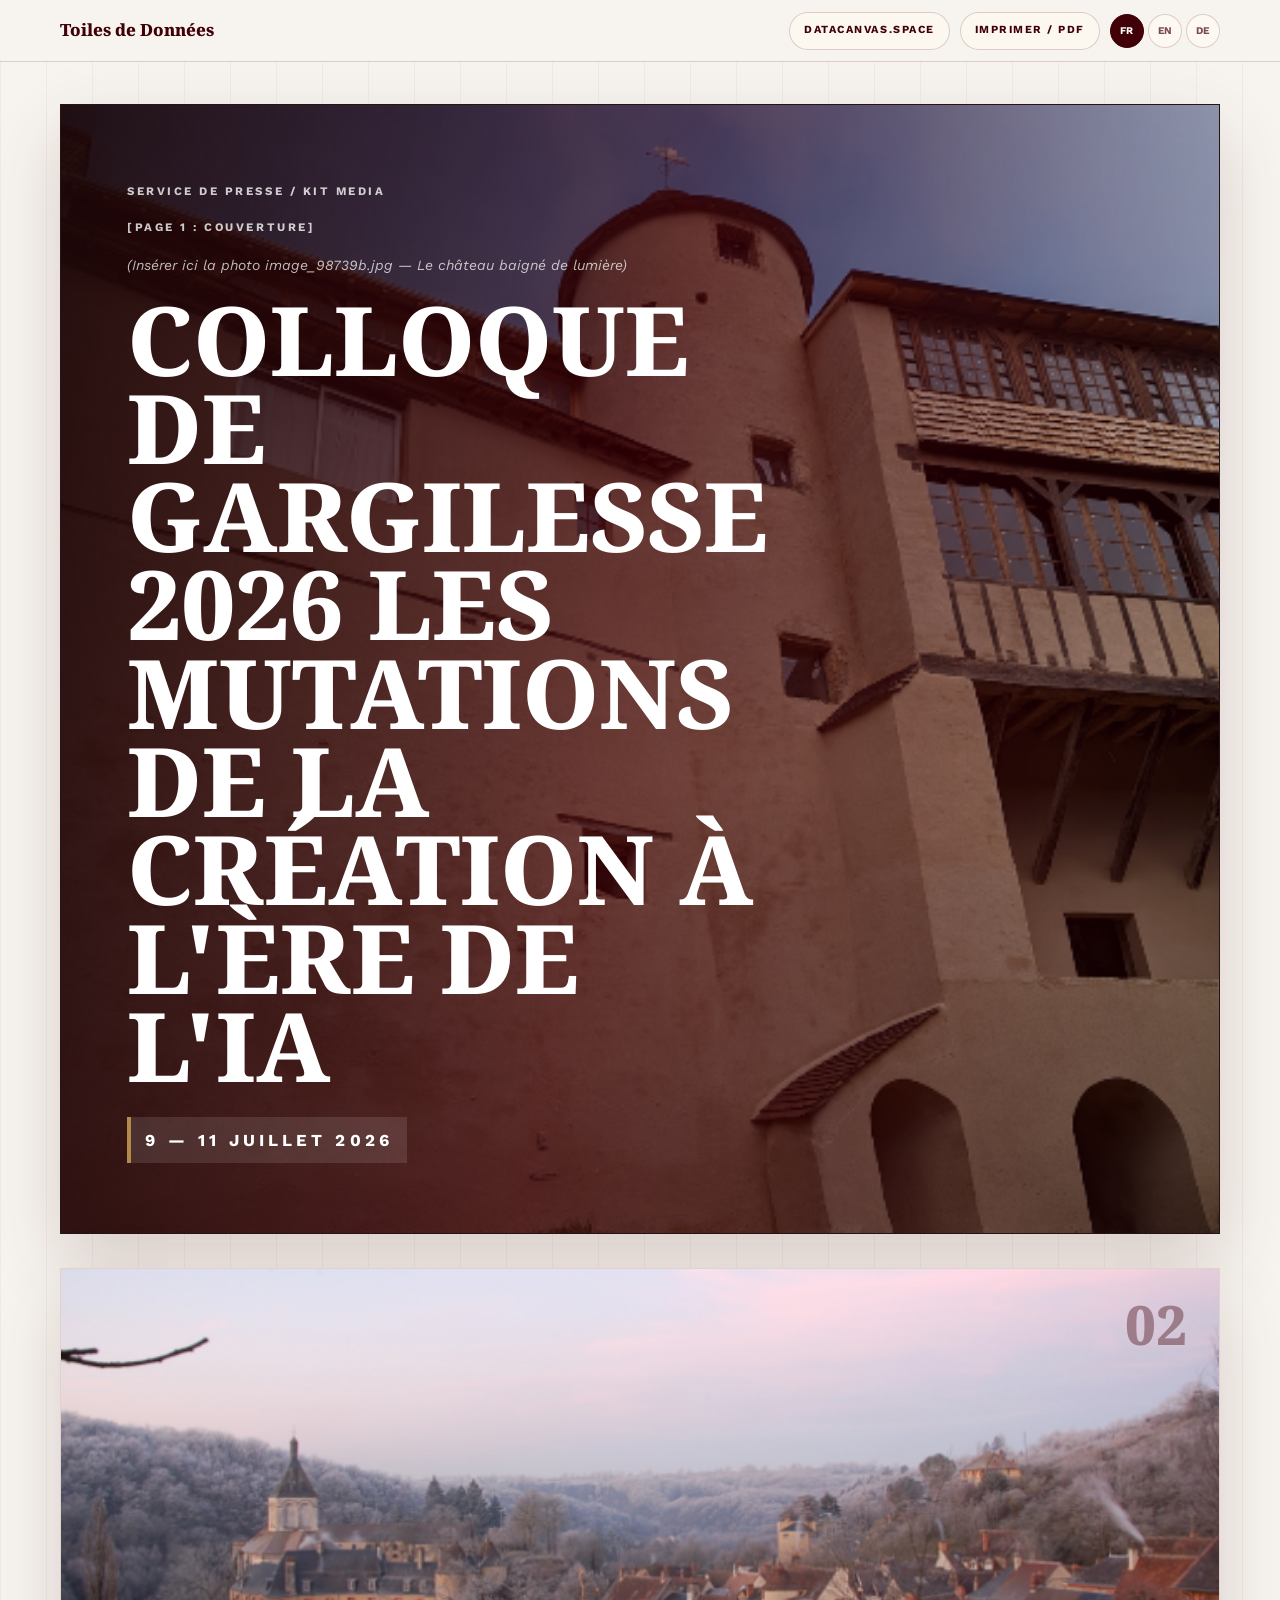
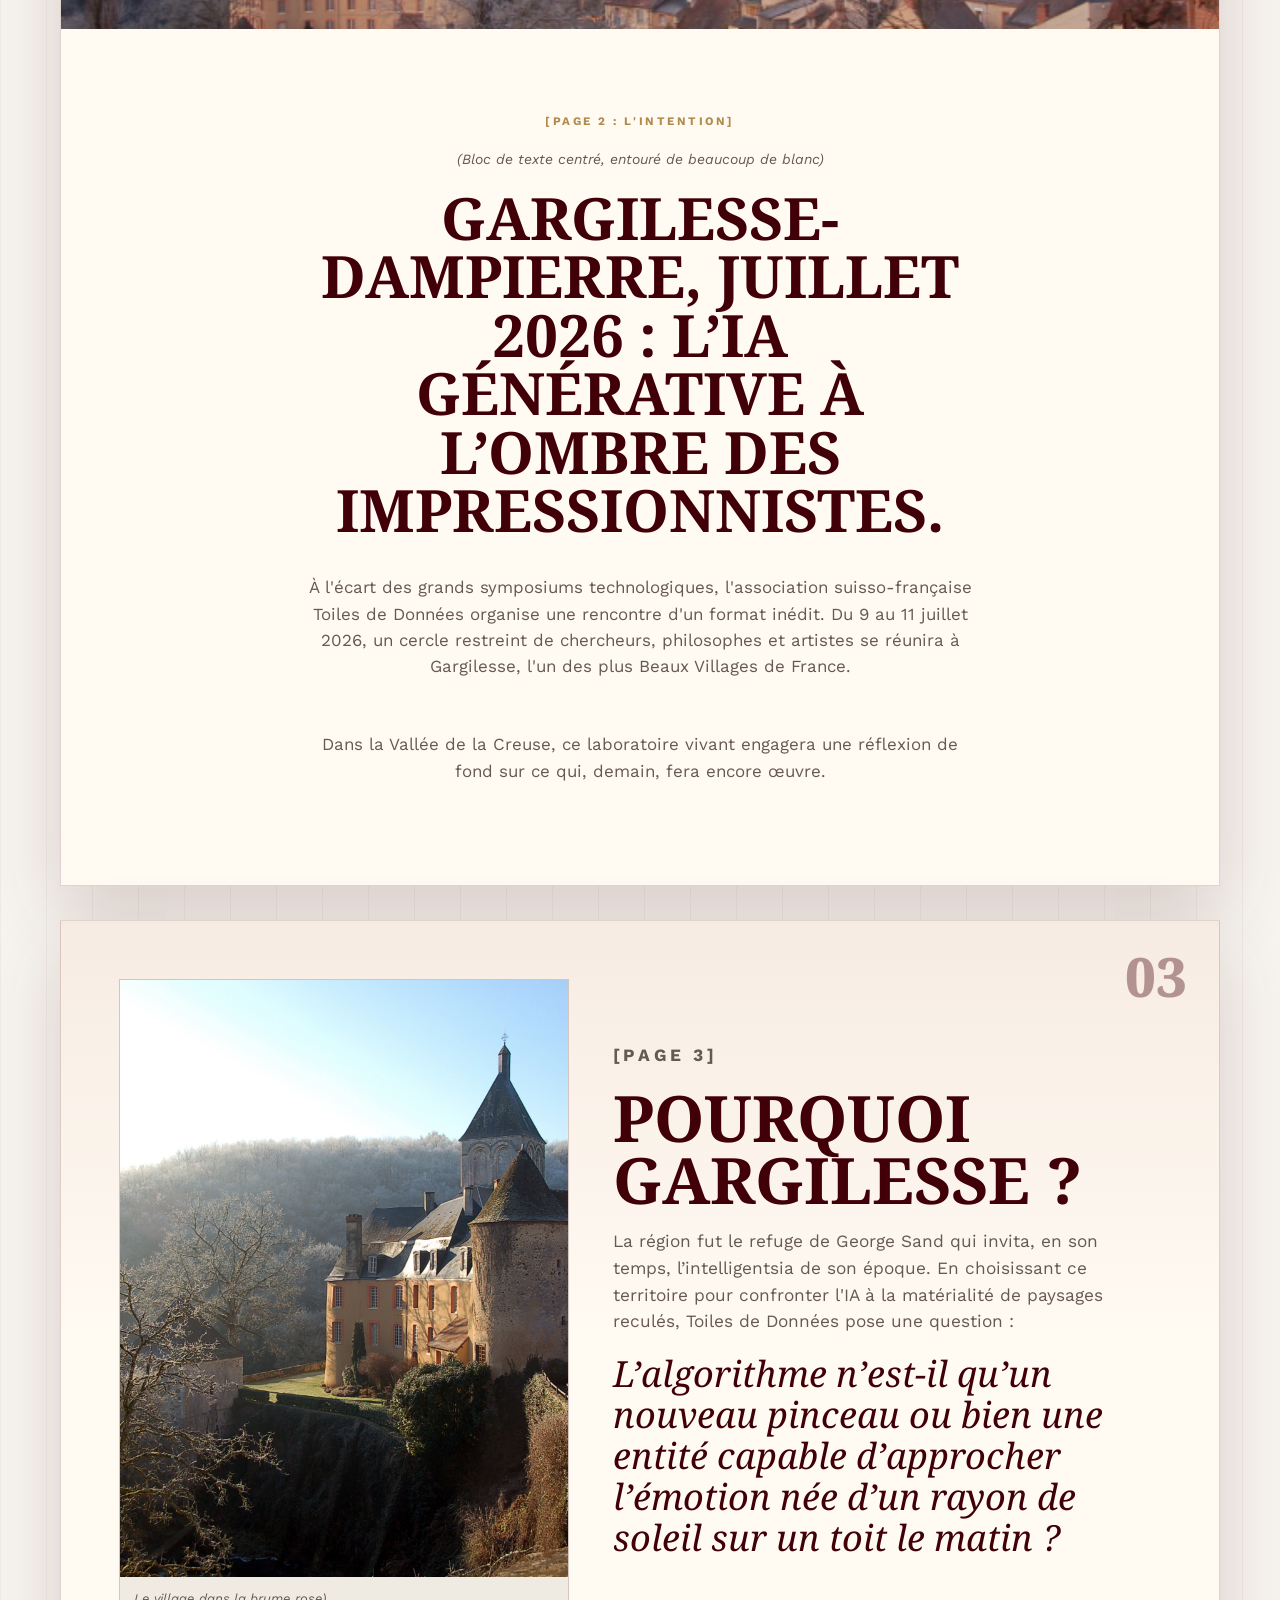
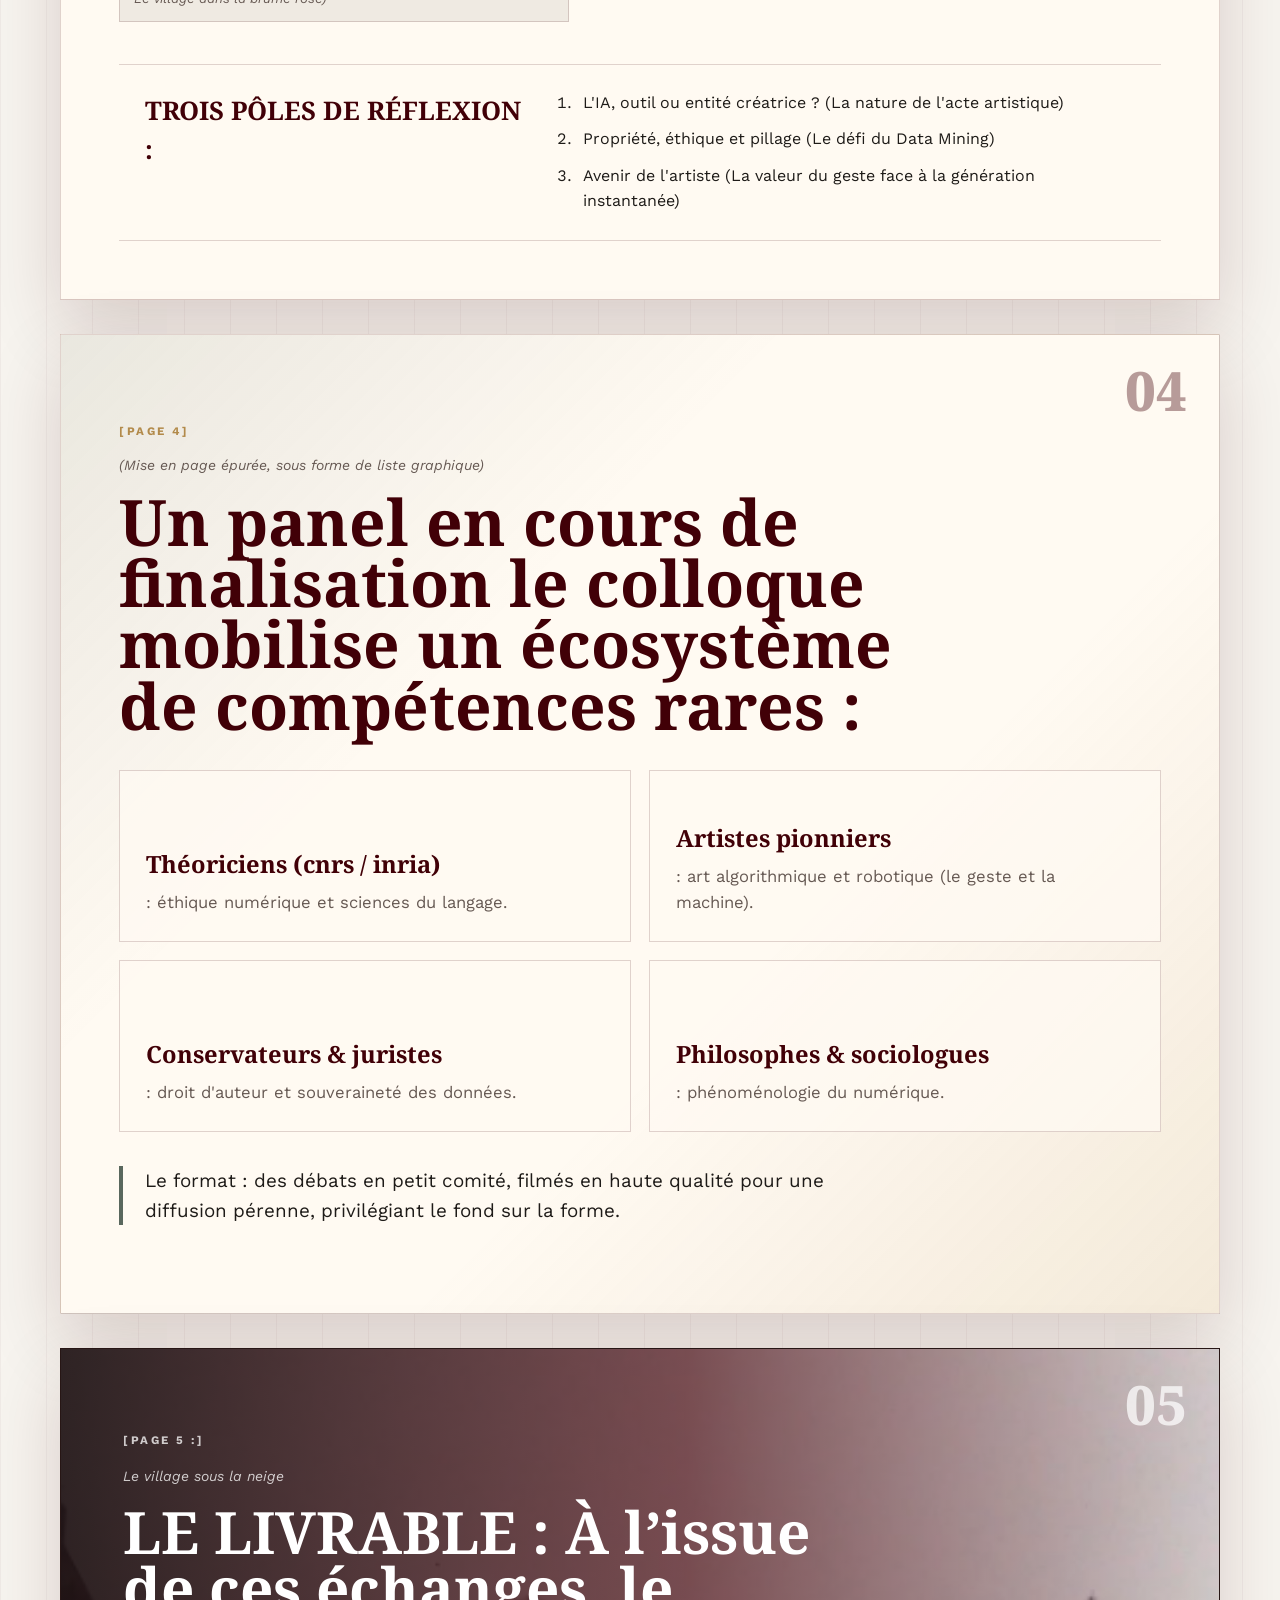
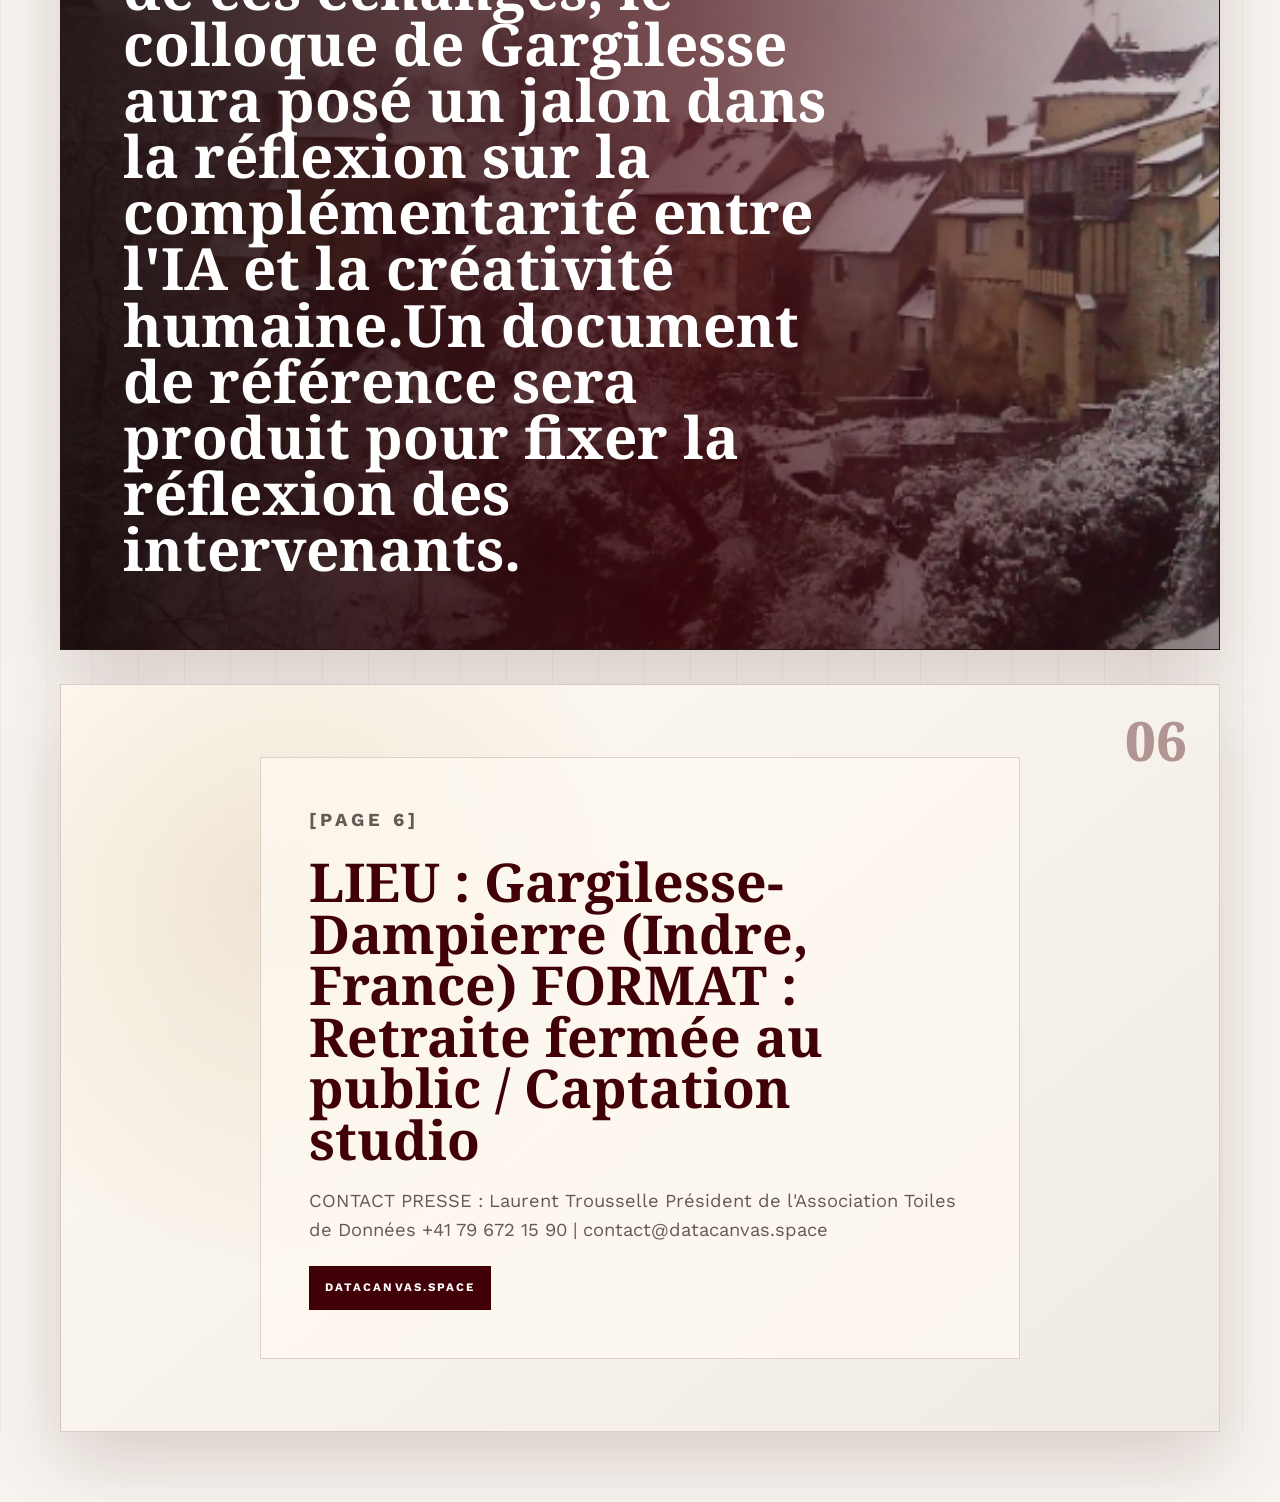
<file: communique-presse.html>
<!DOCTYPE html>
<html lang="fr">
<head>
  <meta charset="utf-8">
  <meta name="viewport" content="width=device-width, initial-scale=1.0">
  <meta name="theme-color" content="#410007">
  <title>Service de presse / Kit media - Toiles de Données</title>
  <link rel="preconnect" href="https://fonts.googleapis.com">
  <link rel="preconnect" href="https://fonts.gstatic.com" crossorigin>
  <link href="https://fonts.googleapis.com/css2?family=Noto+Serif:wght@400;600;700;800&family=Work+Sans:wght@300;400;500;600;700&display=swap" rel="stylesheet">
  <link rel="stylesheet" href="communique-presse.css">
  <link rel="stylesheet" href="assets/css/i18n.css">
</head>
<body>
  <header class="press-topbar">
    <a class="brand" href="index.html">Toiles de Données</a>
    <nav class="press-actions" aria-label="Actions du communiqué">
      <a href="index.html">datacanvas.space</a>
      <button type="button" onclick="window.print()">Imprimer / PDF</button>
      <div class="language-switcher" aria-label="Sélecteur de langue">
        <button type="button" data-set-lang="fr" aria-pressed="true">FR</button>
        <button type="button" data-set-lang="en" aria-pressed="false">EN</button>
        <button type="button" data-set-lang="de" aria-pressed="false">DE</button>
      </div>
    </nav>
  </header>

  <main class="press-book">
    <article class="press-page cover" aria-labelledby="cover-title">
      <img class="cover-image" src="assets/press/image1.png" alt="">
      <div class="cover-shade"></div>
      <div class="cover-content">
        <p class="document-label">SERVICE DE PRESSE / KIT MEDIA</p>
        <p class="page-marker">[PAGE 1 : COUVERTURE]</p>
        <p class="editorial-note">(Insérer ici la photo image_98739b.jpg — Le château baigné de lumière)</p>
        <h1 id="cover-title">COLLOQUE DE GARGILESSE 2026 LES MUTATIONS DE LA CRÉATION À L'ÈRE DE L'IA</h1>
        <p class="date-line">9 — 11 JUILLET 2026</p>
      </div>
    </article>

    <article class="press-page intention" aria-labelledby="intention-title">
      <div class="page-number">02</div>
      <figure class="image-band">
        <img src="assets/press/image2.png" alt="">
      </figure>
      <section class="centered-statement">
        <p class="page-marker">[PAGE 2 : L'INTENTION]</p>
        <p class="editorial-note">(Bloc de texte centré, entouré de beaucoup de blanc)</p>
        <h2 id="intention-title">GARGILESSE-DAMPIERRE, JUILLET 2026 : L’IA GÉNÉRATIVE À L’OMBRE DES IMPRESSIONNISTES.</h2>
        <p>À l'écart des grands symposiums technologiques, l'association suisso-française Toiles de Données organise une rencontre d'un format inédit. Du 9 au 11 juillet 2026, un cercle restreint de chercheurs, philosophes et artistes se réunira à Gargilesse, l'un des plus Beaux Villages de France.</p>
        <p>Dans la Vallée de la Creuse, ce laboratoire vivant engagera une réflexion de fond sur ce qui, demain, fera encore œuvre.</p>
      </section>
    </article>

    <article class="press-page gargilesse" aria-labelledby="why-title">
      <div class="page-number">03</div>
      <div class="split-layout">
        <figure class="portrait-figure">
          <img src="assets/press/image3.png" alt="">
          <figcaption>Le village dans la brume rose)</figcaption>
        </figure>
        <section class="argument">
          <p class="page-marker">[PAGE 3]</p>
          <h2 id="why-title">POURQUOI GARGILESSE ? </h2>
          <p>La région fut le refuge de George Sand qui invita, en son temps, l’intelligentsia de son époque. En choisissant ce territoire pour confronter l'IA à la matérialité de paysages reculés, Toiles de Données pose une question :</p>
          <p class="question">L’algorithme n’est-il qu’un nouveau pinceau ou bien une entité capable d’approcher l’émotion née d’un rayon de soleil sur un toit le matin ?</p>
        </section>
      </div>
      <section class="reflection">
        <h3>TROIS PÔLES DE RÉFLEXION :</h3>
        <ol>
          <li>L'IA, outil ou entité créatrice ? (La nature de l'acte artistique)</li>
          <li>Propriété, éthique et pillage (Le défi du Data Mining)</li>
          <li>Avenir de l'artiste (La valeur du geste face à la génération instantanée)</li>
        </ol>
      </section>
    </article>

    <article class="press-page panel-page" aria-labelledby="panel-title">
      <div class="page-number">04</div>
      <section class="panel-intro">
        <p class="page-marker">[PAGE 4]</p>
        <p class="editorial-note">(Mise en page épurée, sous forme de liste graphique)</p>
        <h2 id="panel-title">Un panel en cours de finalisation le colloque mobilise un écosystème de compétences rares :</h2>
      </section>
      <section class="expert-grid" aria-label="Écosystème de compétences rares">
        <p><span>Théoriciens (cnrs / inria)</span> : éthique numérique et sciences du langage.</p>
        <p><span>Artistes pionniers</span> : art algorithmique et robotique (le geste et la machine).</p>
        <p><span>Conservateurs & juristes</span> : droit d'auteur et souveraineté des données.</p>
        <p><span>Philosophes & sociologues</span> : phénoménologie du numérique.</p>
      </section>
      <p class="format-line">Le format : des débats en petit comité, filmés en haute qualité pour une diffusion pérenne, privilégiant le fond sur la forme.</p>
    </article>

    <article class="press-page deliverable" aria-labelledby="deliverable-title">
      <img class="snow-image" src="assets/press/image4.png" alt="">
      <div class="page-number light">05</div>
      <section class="deliverable-copy">
        <p class="page-marker">[PAGE 5 :]</p>
        <p class="caption-line">Le village sous la neige</p>
        <h2 id="deliverable-title">LE LIVRABLE : À l’issue de ces échanges, le colloque de Gargilesse aura posé un jalon dans la réflexion sur la complémentarité entre l'IA et la créativité humaine.Un document de référence sera produit pour fixer la réflexion des intervenants.</h2>
      </section>
    </article>

    <article class="press-page contact-page" aria-labelledby="contact-title">
      <div class="page-number">06</div>
      <section class="contact-panel">
        <p class="page-marker">[PAGE 6]</p>
        <h2 id="contact-title">LIEU : Gargilesse-Dampierre (Indre, France) FORMAT : Retraite fermée au public / Captation studio</h2>
        <p>CONTACT PRESSE : Laurent Trousselle Président de l'Association Toiles de Données +41 79 672 15 90 | contact@datacanvas.space</p>
        <a href="https://datacanvas.space">datacanvas.space</a>
      </section>
    </article>
  </main>
  <script src="assets/js/translations.js"></script>
  <script src="assets/js/i18n.js"></script>
</body>
</html>
</file>
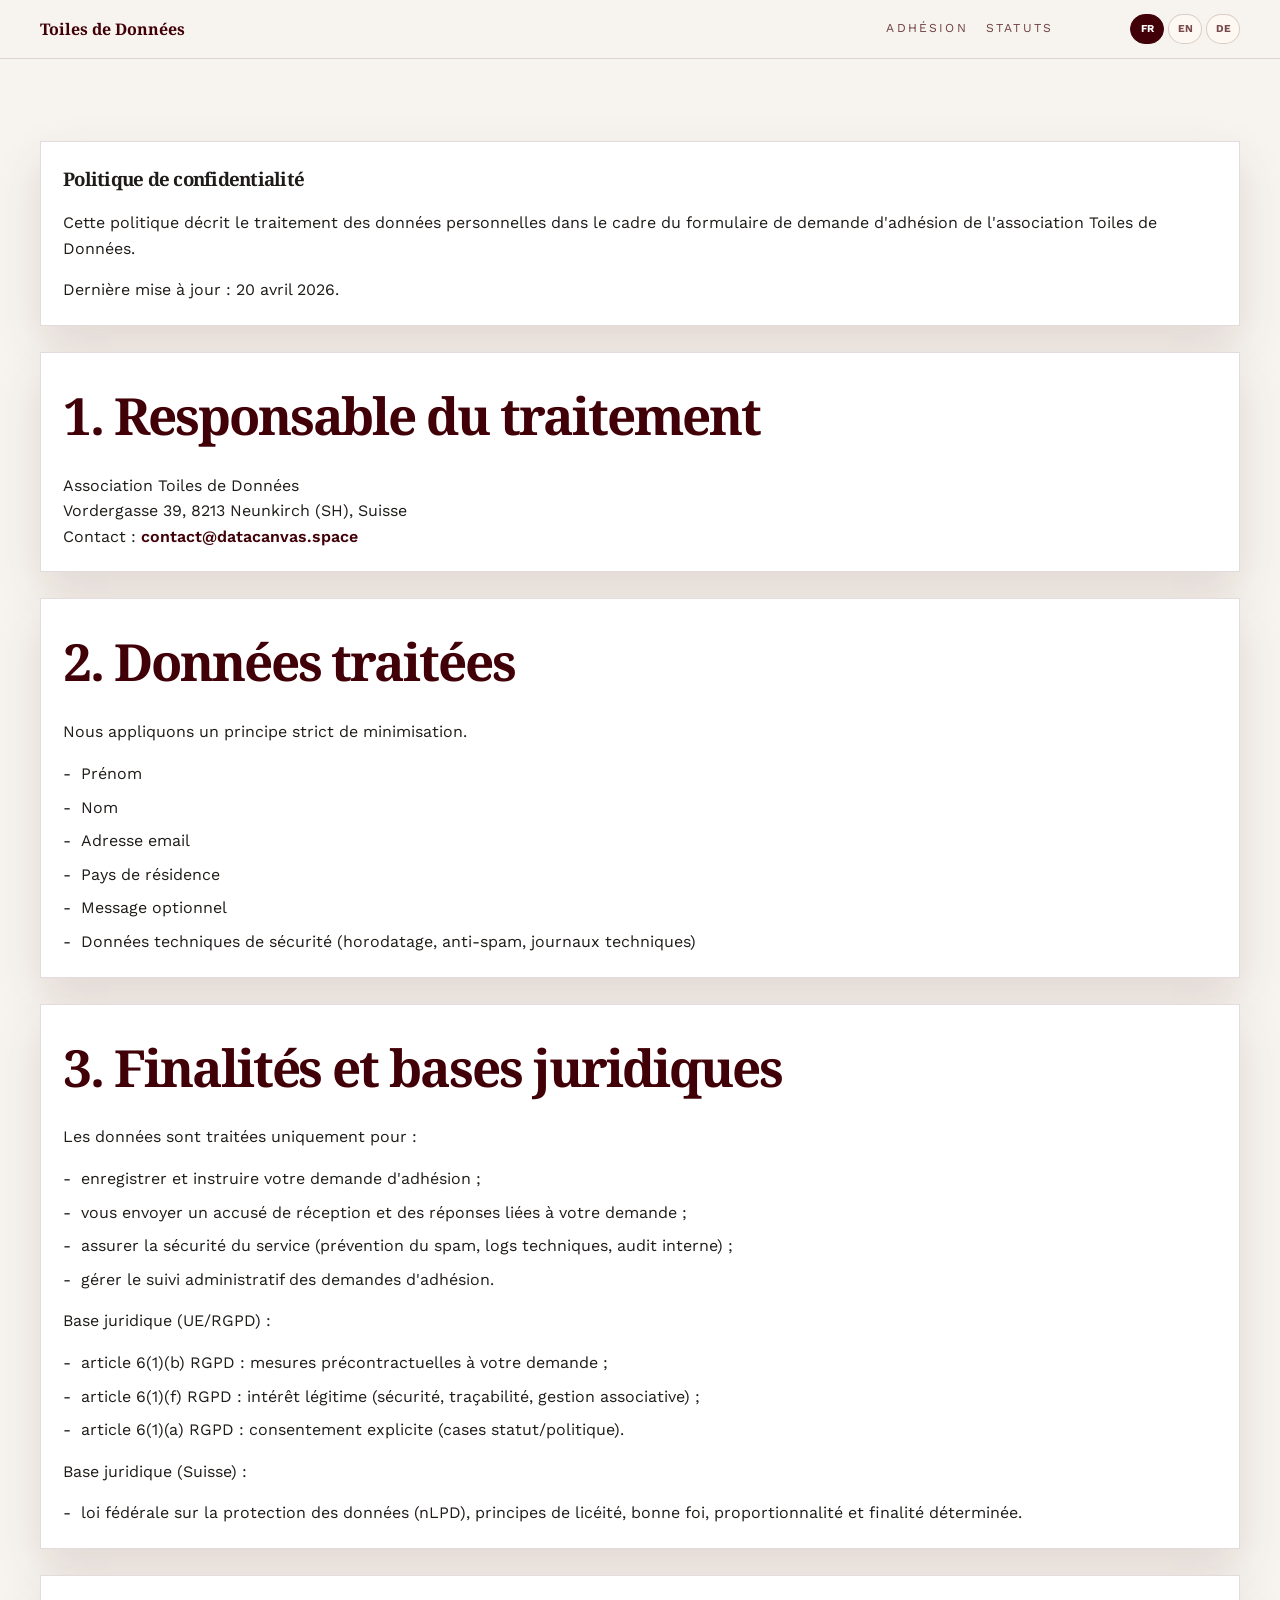
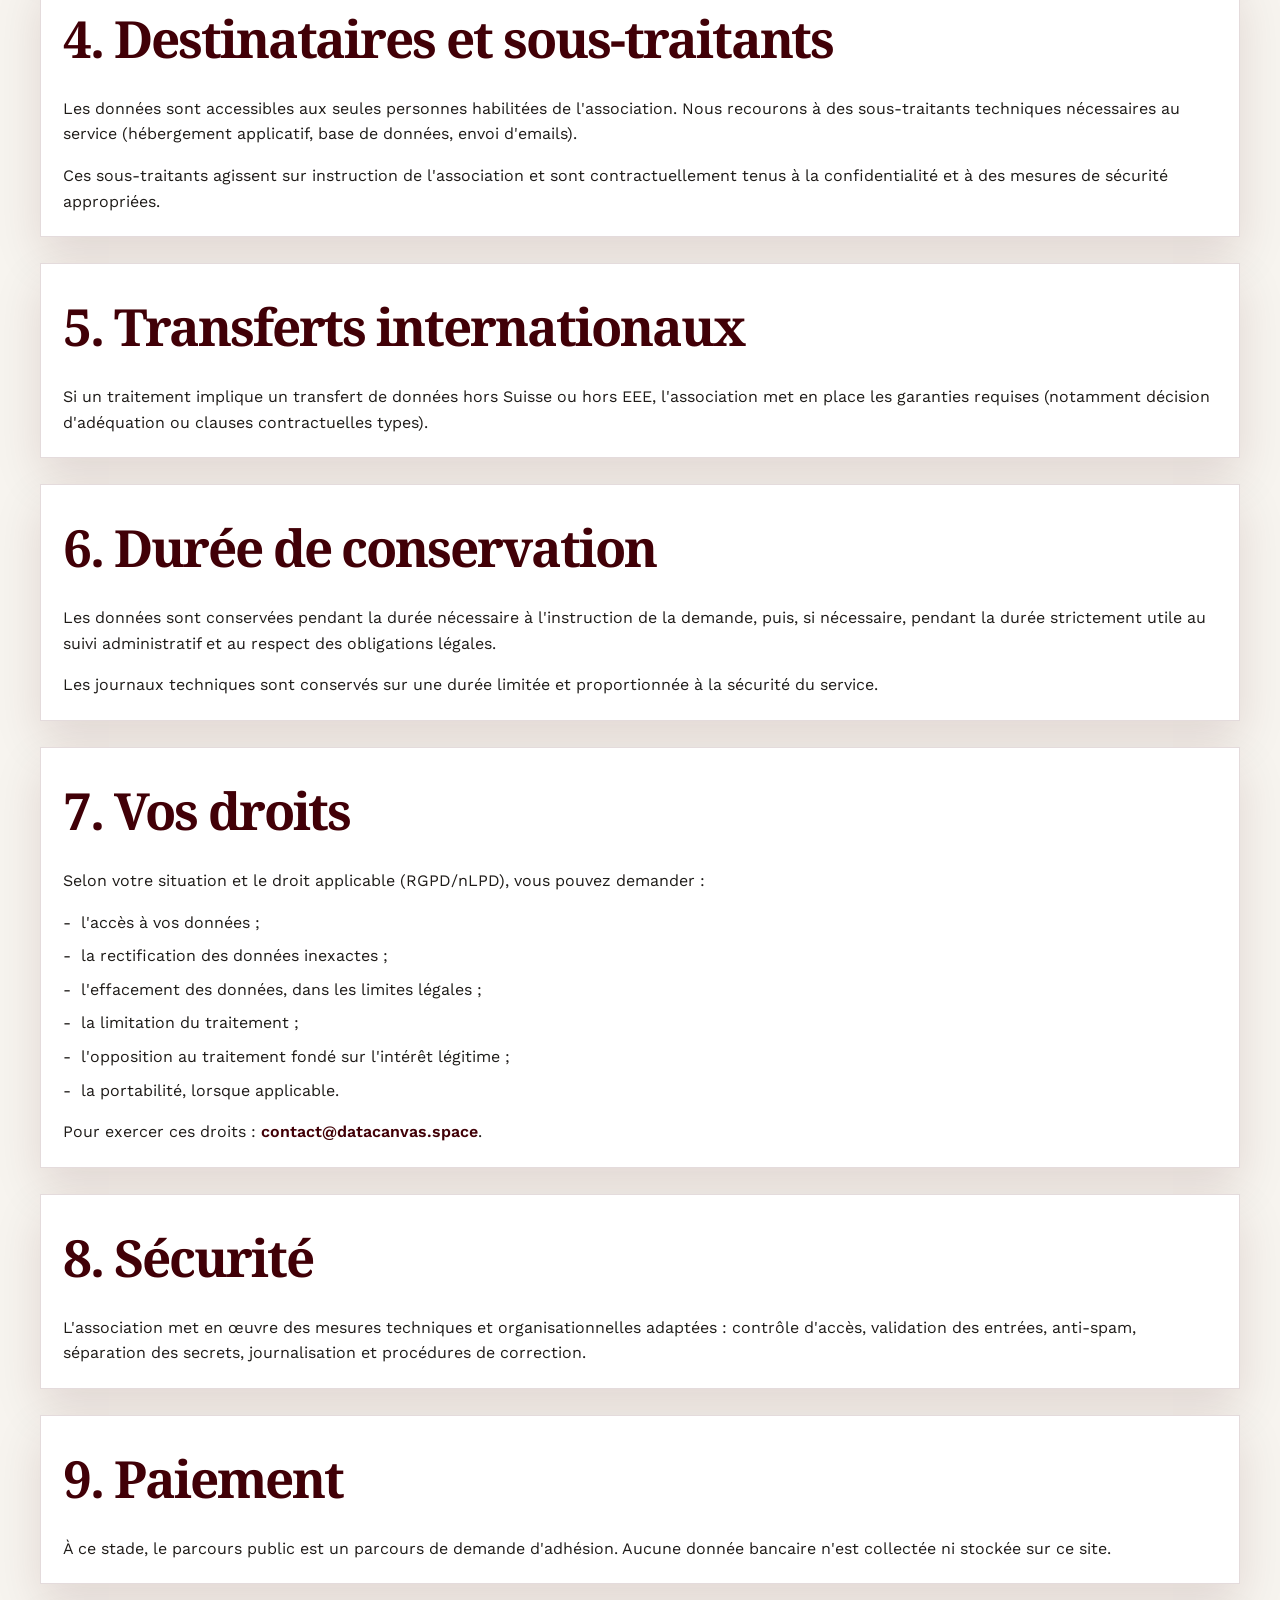
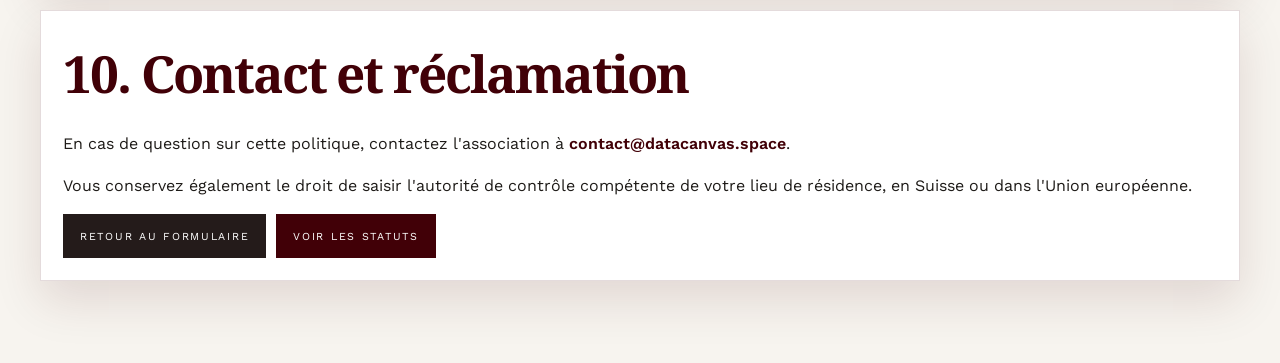
<file: politique-confidentialite.html>
<!DOCTYPE html>
<html lang="fr">
<head>
  <meta charset="utf-8">
  <meta name="viewport" content="width=device-width, initial-scale=1.0">
  <meta name="theme-color" content="#410007">
  <title>Politique de confidentialité - Toiles de Données</title>
  <link rel="preconnect" href="https://fonts.googleapis.com">
  <link rel="preconnect" href="https://fonts.gstatic.com" crossorigin>
  <link href="https://fonts.googleapis.com/css2?family=Noto+Serif:wght@400;600;700;800&family=Work+Sans:wght@300;400;500;600;700&display=swap" rel="stylesheet">
  <link rel="stylesheet" href="styles.css">
  <link rel="stylesheet" href="assets/css/i18n.css">
</head>
<body>
  <header class="site-header">
    <div class="wrap header-inner">
      <a class="brand" href="index.html#top" aria-label="Retour au onepager">
        <span class="brand-text">Toiles de Données</span>
      </a>
      <div class="header-actions">
        <nav class="site-nav" aria-label="Navigation">
          <a href="index.html#adhesion">Adhésion</a>
          <a href="statuts.html">Statuts</a>
        </nav>
        <div class="language-switcher" aria-label="Sélecteur de langue">
          <button type="button" data-set-lang="fr" aria-pressed="true">FR</button>
          <button type="button" data-set-lang="en" aria-pressed="false">EN</button>
          <button type="button" data-set-lang="de" aria-pressed="false">DE</button>
        </div>
      </div>
    </div>
  </header>

  <main>
    <section class="section">
      <div class="wrap stack-lg">
        <article class="card stack">
          <h1>Politique de confidentialité</h1>
          <p>
            Cette politique décrit le traitement des données personnelles dans le cadre du formulaire
            de demande d'adhésion de l'association Toiles de Données.
          </p>
          <p class="muted">Dernière mise à jour : 20 avril 2026.</p>
        </article>

        <article class="card stack">
          <h2>1. Responsable du traitement</h2>
          <p>
            Association Toiles de Données<br>
            Vordergasse 39, 8213 Neunkirch (SH), Suisse<br>
            Contact : <a class="mail-link" href="mailto:contact@datacanvas.space">contact@datacanvas.space</a>
          </p>
        </article>

        <article class="card stack">
          <h2>2. Données traitées</h2>
          <p>Nous appliquons un principe strict de minimisation.</p>
          <ul>
            <li>Prénom</li>
            <li>Nom</li>
            <li>Adresse email</li>
            <li>Pays de résidence</li>
            <li>Message optionnel</li>
            <li>Données techniques de sécurité (horodatage, anti-spam, journaux techniques)</li>
          </ul>
        </article>

        <article class="card stack">
          <h2>3. Finalités et bases juridiques</h2>
          <p>Les données sont traitées uniquement pour :</p>
          <ul>
            <li>enregistrer et instruire votre demande d'adhésion ;</li>
            <li>vous envoyer un accusé de réception et des réponses liées à votre demande ;</li>
            <li>assurer la sécurité du service (prévention du spam, logs techniques, audit interne) ;</li>
            <li>gérer le suivi administratif des demandes d'adhésion.</li>
          </ul>
          <p>Base juridique (UE/RGPD) :</p>
          <ul>
            <li>article 6(1)(b) RGPD : mesures précontractuelles à votre demande ;</li>
            <li>article 6(1)(f) RGPD : intérêt légitime (sécurité, traçabilité, gestion associative) ;</li>
            <li>article 6(1)(a) RGPD : consentement explicite (cases statut/politique).</li>
          </ul>
          <p>Base juridique (Suisse) :</p>
          <ul>
            <li>loi fédérale sur la protection des données (nLPD), principes de licéité, bonne foi, proportionnalité et finalité déterminée.</li>
          </ul>
        </article>

        <article class="card stack">
          <h2>4. Destinataires et sous-traitants</h2>
          <p>
            Les données sont accessibles aux seules personnes habilitées de l'association.
            Nous recourons à des sous-traitants techniques nécessaires au service
            (hébergement applicatif, base de données, envoi d'emails).
          </p>
          <p>
            Ces sous-traitants agissent sur instruction de l'association et sont contractuellement tenus
            à la confidentialité et à des mesures de sécurité appropriées.
          </p>
        </article>

        <article class="card stack">
          <h2>5. Transferts internationaux</h2>
          <p>
            Si un traitement implique un transfert de données hors Suisse ou hors EEE, l'association met en place
            les garanties requises (notamment décision d'adéquation ou clauses contractuelles types).
          </p>
        </article>

        <article class="card stack">
          <h2>6. Durée de conservation</h2>
          <p>
            Les données sont conservées pendant la durée nécessaire à l'instruction de la demande, puis,
            si nécessaire, pendant la durée strictement utile au suivi administratif et au respect des obligations légales.
          </p>
          <p>
            Les journaux techniques sont conservés sur une durée limitée et proportionnée à la sécurité du service.
          </p>
        </article>

        <article class="card stack">
          <h2>7. Vos droits</h2>
          <p>Selon votre situation et le droit applicable (RGPD/nLPD), vous pouvez demander :</p>
          <ul>
            <li>l'accès à vos données ;</li>
            <li>la rectification des données inexactes ;</li>
            <li>l'effacement des données, dans les limites légales ;</li>
            <li>la limitation du traitement ;</li>
            <li>l'opposition au traitement fondé sur l'intérêt légitime ;</li>
            <li>la portabilité, lorsque applicable.</li>
          </ul>
          <p>
            Pour exercer ces droits : <a class="mail-link" href="mailto:contact@datacanvas.space">contact@datacanvas.space</a>.
          </p>
        </article>

        <article class="card stack">
          <h2>8. Sécurité</h2>
          <p>
            L'association met en œuvre des mesures techniques et organisationnelles adaptées :
            contrôle d'accès, validation des entrées, anti-spam, séparation des secrets,
            journalisation et procédures de correction.
          </p>
        </article>

        <article class="card stack">
          <h2>9. Paiement</h2>
          <p>
            À ce stade, le parcours public est un parcours de demande d'adhésion.
            Aucune donnée bancaire n'est collectée ni stockée sur ce site.
          </p>
        </article>

        <article class="card stack">
          <h2>10. Contact et réclamation</h2>
          <p>
            En cas de question sur cette politique, contactez l'association à
            <a class="mail-link" href="mailto:contact@datacanvas.space">contact@datacanvas.space</a>.
          </p>
          <p>
            Vous conservez également le droit de saisir l'autorité de contrôle compétente
            de votre lieu de résidence, en Suisse ou dans l'Union européenne.
          </p>
          <div class="button-row">
            <a class="btn btn-dark" href="index.html#adhesion">Retour au formulaire</a>
            <a class="btn btn-solid" href="statuts.html">Voir les statuts</a>
          </div>
        </article>
      </div>
    </section>
  </main>
  <script src="assets/js/translations.js"></script>
  <script src="assets/js/i18n.js"></script>
</body>
</html>
</file>
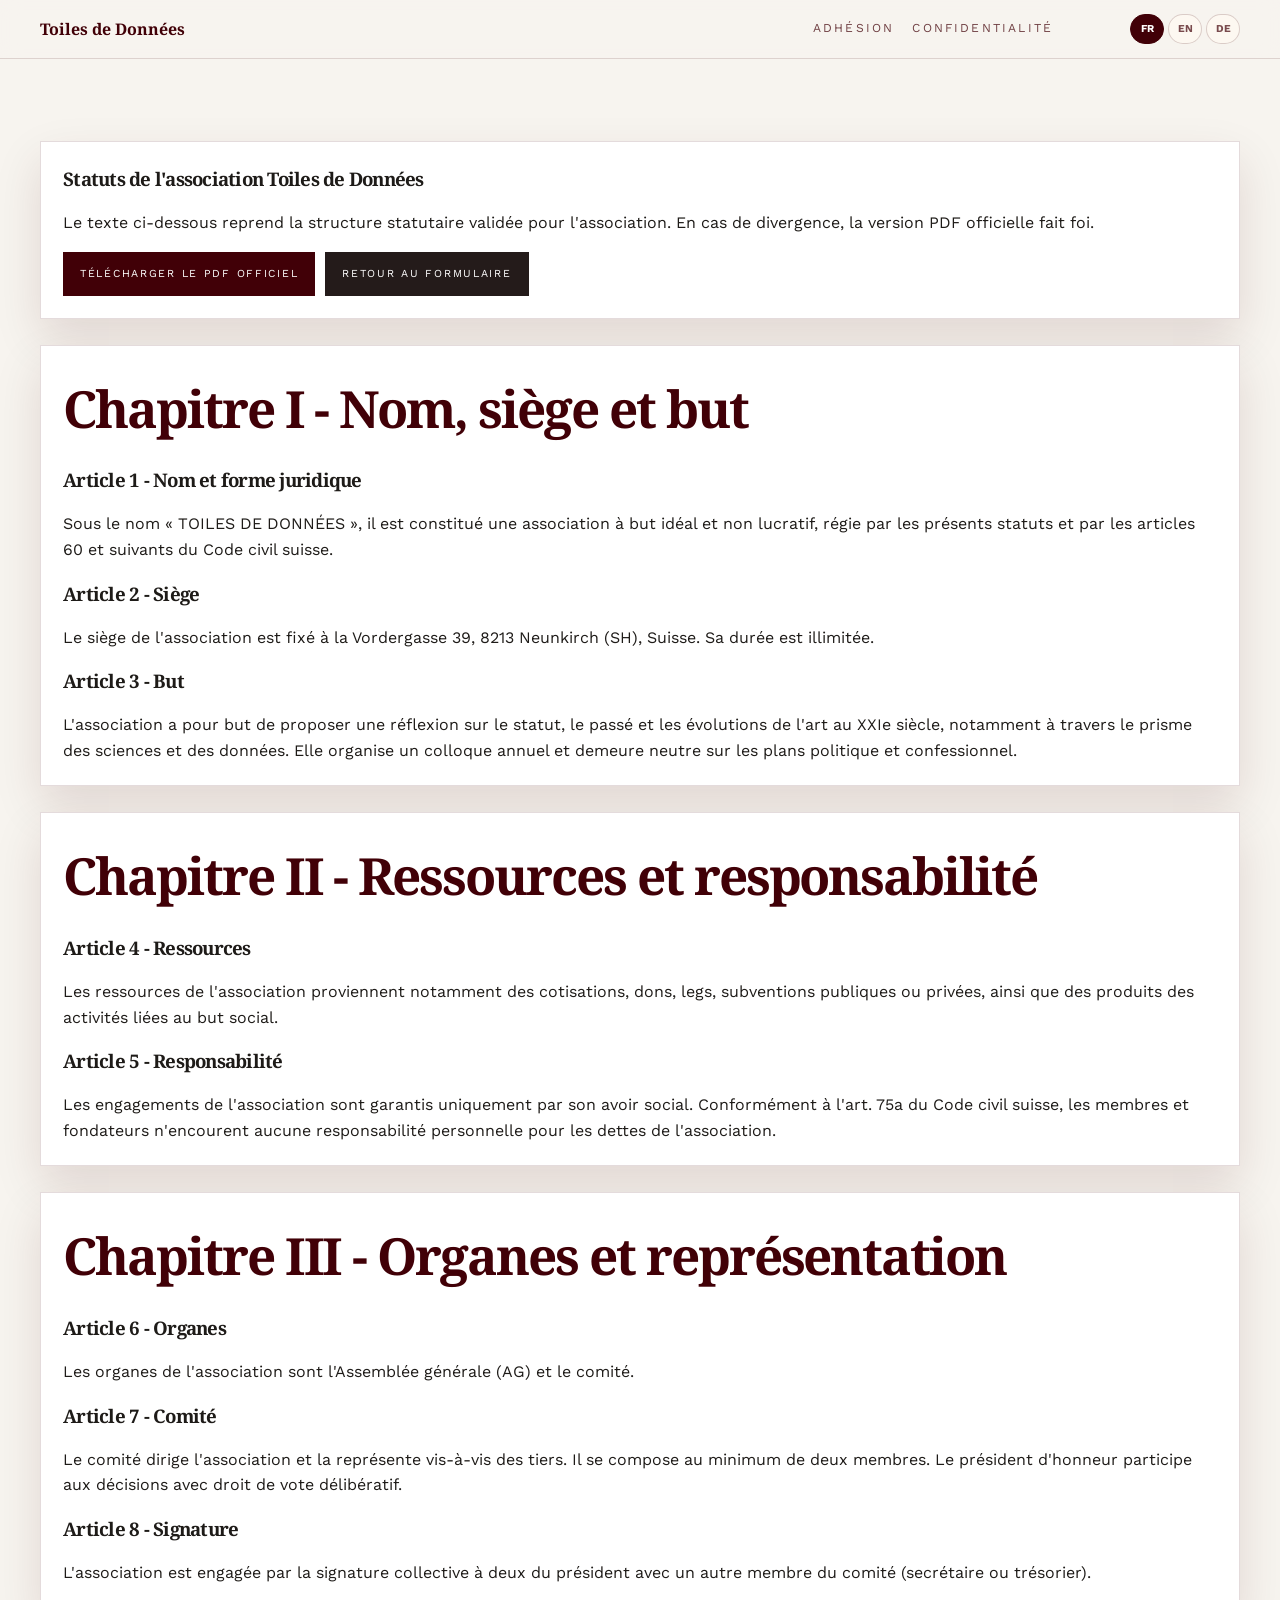
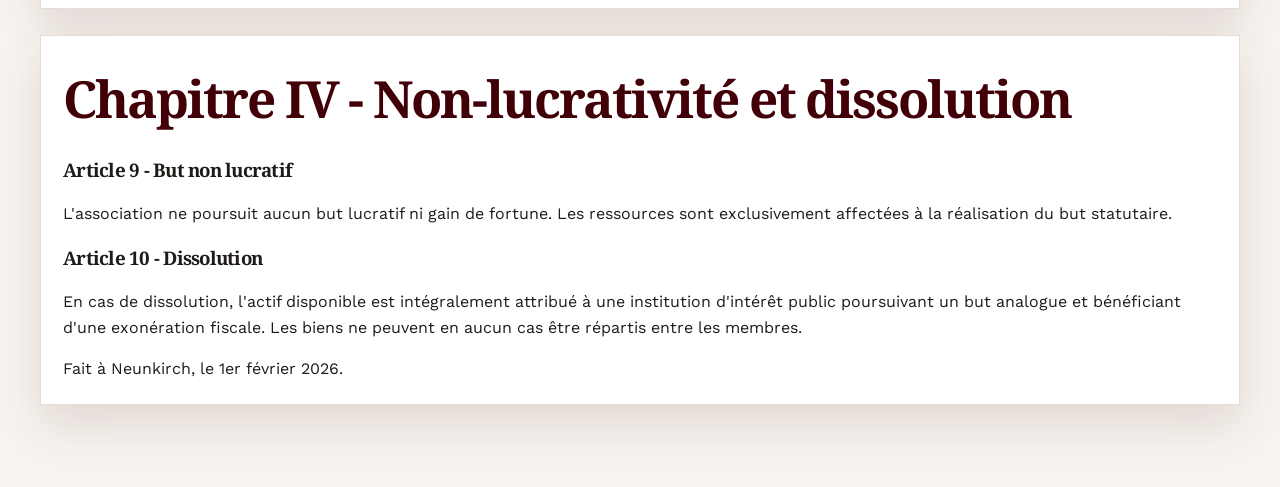
<file: statuts.html>
<!DOCTYPE html>
<html lang="fr">
<head>
  <meta charset="utf-8">
  <meta name="viewport" content="width=device-width, initial-scale=1.0">
  <meta name="theme-color" content="#410007">
  <title>Statuts officiels - Toiles de Données</title>
  <link rel="preconnect" href="https://fonts.googleapis.com">
  <link rel="preconnect" href="https://fonts.gstatic.com" crossorigin>
  <link href="https://fonts.googleapis.com/css2?family=Noto+Serif:wght@400;600;700;800&family=Work+Sans:wght@300;400;500;600;700&display=swap" rel="stylesheet">
  <link rel="stylesheet" href="styles.css">
  <link rel="stylesheet" href="assets/css/i18n.css">
</head>
<body>
  <header class="site-header">
    <div class="wrap header-inner">
      <a class="brand" href="index.html#top" aria-label="Retour au onepager">
        <span class="brand-text">Toiles de Données</span>
      </a>
      <div class="header-actions">
        <nav class="site-nav" aria-label="Navigation">
          <a href="index.html#adhesion">Adhésion</a>
          <a href="politique-confidentialite.html">Confidentialité</a>
        </nav>
        <div class="language-switcher" aria-label="Sélecteur de langue">
          <button type="button" data-set-lang="fr" aria-pressed="true">FR</button>
          <button type="button" data-set-lang="en" aria-pressed="false">EN</button>
          <button type="button" data-set-lang="de" aria-pressed="false">DE</button>
        </div>
      </div>
    </div>
  </header>

  <main>
    <section class="section">
      <div class="wrap stack-lg">
        <article class="card stack">
          <h1>Statuts de l'association Toiles de Données</h1>
          <p>
            Le texte ci-dessous reprend la structure statutaire validée pour l'association. En cas de divergence,
            la version PDF officielle fait foi.
          </p>
          <div class="button-row">
            <a class="btn btn-solid" href="documents/Statuts_Toiles_de_Donnees.pdf" download>Télécharger le PDF officiel</a>
            <a class="btn btn-dark" href="index.html#adhesion">Retour au formulaire</a>
          </div>
        </article>

        <article class="card stack">
          <h2>Chapitre I - Nom, siège et but</h2>
          <h3>Article 1 - Nom et forme juridique</h3>
          <p>
            Sous le nom « TOILES DE DONNÉES », il est constitué une association à but idéal et non lucratif,
            régie par les présents statuts et par les articles 60 et suivants du Code civil suisse.
          </p>
          <h3>Article 2 - Siège</h3>
          <p>
            Le siège de l'association est fixé à la Vordergasse 39, 8213 Neunkirch (SH), Suisse.
            Sa durée est illimitée.
          </p>
          <h3>Article 3 - But</h3>
          <p>
            L'association a pour but de proposer une réflexion sur le statut, le passé et les évolutions de l'art
            au XXIe siècle, notamment à travers le prisme des sciences et des données.
            Elle organise un colloque annuel et demeure neutre sur les plans politique et confessionnel.
          </p>
        </article>

        <article class="card stack">
          <h2>Chapitre II - Ressources et responsabilité</h2>
          <h3>Article 4 - Ressources</h3>
          <p>
            Les ressources de l'association proviennent notamment des cotisations, dons, legs, subventions publiques
            ou privées, ainsi que des produits des activités liées au but social.
          </p>
          <h3>Article 5 - Responsabilité</h3>
          <p>
            Les engagements de l'association sont garantis uniquement par son avoir social.
            Conformément à l'art. 75a du Code civil suisse, les membres et fondateurs n'encourent
            aucune responsabilité personnelle pour les dettes de l'association.
          </p>
        </article>

        <article class="card stack">
          <h2>Chapitre III - Organes et représentation</h2>
          <h3>Article 6 - Organes</h3>
          <p>Les organes de l'association sont l'Assemblée générale (AG) et le comité.</p>
          <h3>Article 7 - Comité</h3>
          <p>
            Le comité dirige l'association et la représente vis-à-vis des tiers.
            Il se compose au minimum de deux membres. Le président d'honneur participe aux décisions
            avec droit de vote délibératif.
          </p>
          <h3>Article 8 - Signature</h3>
          <p>
            L'association est engagée par la signature collective à deux du président
            avec un autre membre du comité (secrétaire ou trésorier).
          </p>
        </article>

        <article class="card stack">
          <h2>Chapitre IV - Non-lucrativité et dissolution</h2>
          <h3>Article 9 - But non lucratif</h3>
          <p>
            L'association ne poursuit aucun but lucratif ni gain de fortune.
            Les ressources sont exclusivement affectées à la réalisation du but statutaire.
          </p>
          <h3>Article 10 - Dissolution</h3>
          <p>
            En cas de dissolution, l'actif disponible est intégralement attribué à une institution
            d'intérêt public poursuivant un but analogue et bénéficiant d'une exonération fiscale.
            Les biens ne peuvent en aucun cas être répartis entre les membres.
          </p>
          <p class="muted">Fait à Neunkirch, le 1er février 2026.</p>
        </article>

      </div>
    </section>
  </main>
  <script src="assets/js/translations.js"></script>
  <script src="assets/js/i18n.js"></script>
</body>
</html>
</file>
<file: communique-presse.css>
:root {
  --bg: #f7f4ef;
  --paper: #fffaf2;
  --paper-deep: #efeae2;
  --ink: #1e1b18;
  --muted: #665953;
  --primary: #410007;
  --primary-strong: #5f0b12;
  --sage: #59675d;
  --gold: #b28a4a;
  --rose: #d8b8ac;
  --line: rgba(65, 0, 7, 0.16);
  --shadow: 0 28px 70px rgba(65, 0, 7, 0.16);
  --wrap: min(1160px, calc(100% - 40px));
}

*,
*::before,
*::after {
  box-sizing: border-box;
}

html {
  background: var(--bg);
}

body {
  margin: 0;
  color: var(--ink);
  background:
    linear-gradient(90deg, rgba(65, 0, 7, 0.04) 1px, transparent 1px) 0 0 / 46px 46px,
    var(--bg);
  font-family: "Work Sans", Arial, sans-serif;
  line-height: 1.55;
}

img {
  display: block;
  width: 100%;
}

a {
  color: inherit;
  text-decoration: none;
}

button {
  font: inherit;
}

.press-topbar {
  position: sticky;
  top: 0;
  z-index: 20;
  min-height: 62px;
  padding: 0 max(20px, calc((100vw - 1160px) / 2));
  display: flex;
  align-items: center;
  justify-content: space-between;
  gap: 18px;
  background: rgba(247, 244, 239, 0.92);
  border-bottom: 1px solid var(--line);
  backdrop-filter: blur(12px);
}

.brand {
  color: var(--primary);
  font-family: "Noto Serif", Georgia, serif;
  font-size: 1.05rem;
  font-weight: 800;
}

.press-actions {
  display: flex;
  align-items: center;
  gap: 10px;
}

.press-actions a,
.press-actions button {
  min-height: 38px;
  padding: 0 14px;
  display: inline-flex;
  align-items: center;
  border: 1px solid rgba(65, 0, 7, 0.18);
  border-radius: 999px;
  background: rgba(255, 250, 242, 0.72);
  color: var(--primary);
  cursor: pointer;
  font-size: 0.68rem;
  font-weight: 700;
  letter-spacing: 0.14em;
  text-transform: uppercase;
}

.press-book {
  width: var(--wrap);
  margin: 42px auto 70px;
  display: grid;
  gap: 34px;
}

.press-page {
  position: relative;
  min-height: 980px;
  overflow: hidden;
  background: var(--paper);
  border: 1px solid var(--line);
  box-shadow: var(--shadow);
}

.page-number {
  position: absolute;
  top: 28px;
  right: 32px;
  z-index: 3;
  color: rgba(65, 0, 7, 0.38);
  font-family: "Noto Serif", Georgia, serif;
  font-size: 3.4rem;
  font-weight: 800;
  line-height: 1;
}

.page-number.light {
  color: rgba(255, 255, 255, 0.72);
}

.document-label,
.page-marker,
.editorial-note,
.caption-line {
  margin: 0;
}

.document-label,
.page-marker {
  color: var(--gold);
  font-size: 0.72rem;
  font-weight: 700;
  letter-spacing: 0.22em;
  text-transform: uppercase;
}

.editorial-note,
.caption-line {
  color: var(--muted);
  font-size: 0.88rem;
  font-style: italic;
}

.cover {
  min-height: 1040px;
  color: #fff;
  background: #1f1816;
}

.cover-image,
.snow-image {
  position: absolute;
  inset: 0;
  height: 100%;
  object-fit: cover;
}

.cover-image {
  filter: saturate(0.92) contrast(1.04);
}

.cover-shade {
  position: absolute;
  inset: 0;
  background:
    linear-gradient(100deg, rgba(28, 6, 7, 0.94), rgba(65, 0, 7, 0.64) 48%, rgba(65, 0, 7, 0.16)),
    linear-gradient(0deg, rgba(0, 0, 0, 0.34), transparent 40%);
}

.cover-content {
  position: relative;
  z-index: 2;
  max-width: 790px;
  min-height: 1040px;
  padding: 78px 66px 70px;
  display: flex;
  flex-direction: column;
  justify-content: flex-end;
  gap: 18px;
}

.cover .document-label,
.cover .page-marker {
  color: rgba(255, 255, 255, 0.78);
}

.cover .editorial-note {
  color: rgba(255, 255, 255, 0.72);
}

h1,
h2,
h3 {
  margin: 0;
  font-family: "Noto Serif", Georgia, serif;
  letter-spacing: 0;
}

h1 {
  max-width: 760px;
  font-size: 6rem;
  font-weight: 800;
  line-height: 0.92;
}

.date-line {
  width: fit-content;
  margin: 10px 0 0;
  padding: 10px 14px;
  border-left: 4px solid var(--gold);
  background: rgba(255, 255, 255, 0.11);
  font-size: 1.05rem;
  font-weight: 700;
  letter-spacing: 0.24em;
}

.intention {
  display: grid;
  grid-template-rows: 360px 1fr;
}

.image-band {
  margin: 0;
  overflow: hidden;
}

.image-band img {
  height: 100%;
  object-fit: cover;
}

.centered-statement {
  max-width: 780px;
  margin: auto;
  padding: 84px 56px;
  display: grid;
  gap: 18px;
  text-align: center;
}

.centered-statement h2 {
  color: var(--primary);
  font-size: 3.65rem;
  line-height: 1;
}

.centered-statement p:not(.page-marker):not(.editorial-note) {
  color: var(--muted);
  font-size: 1.06rem;
}

.gargilesse {
  padding: 58px;
  display: grid;
  align-content: space-between;
  gap: 40px;
  background:
    linear-gradient(180deg, rgba(216, 184, 172, 0.22), transparent 42%),
    var(--paper);
}

.split-layout {
  display: grid;
  grid-template-columns: minmax(310px, 0.82fr) minmax(0, 1fr);
  gap: 44px;
  align-items: center;
}

.portrait-figure {
  margin: 0;
  border: 1px solid var(--line);
  background: var(--paper-deep);
}

.portrait-figure img {
  aspect-ratio: 3 / 4;
  height: auto;
  object-fit: cover;
}

.portrait-figure figcaption {
  padding: 12px 14px;
  color: var(--muted);
  font-size: 0.82rem;
  font-style: italic;
}

.argument {
  display: grid;
  gap: 18px;
}

.argument h2,
.panel-intro h2,
.deliverable-copy h2,
.contact-panel h2 {
  color: var(--primary);
  font-size: 4rem;
  line-height: 0.96;
}

.argument p {
  margin: 0;
  color: var(--muted);
  font-size: 1.08rem;
}

.argument .question {
  color: var(--primary);
  font-family: "Noto Serif", Georgia, serif;
  font-size: 2.25rem;
  font-style: italic;
  line-height: 1.14;
}

.reflection {
  padding: 26px;
  display: grid;
  grid-template-columns: 0.8fr 1.2fr;
  gap: 24px;
  border-top: 1px solid var(--line);
  border-bottom: 1px solid var(--line);
}

.reflection h3 {
  color: var(--primary);
  font-size: 1.6rem;
}

.reflection ol {
  margin: 0;
  padding-left: 22px;
  display: grid;
  gap: 12px;
}

.reflection li {
  padding-left: 6px;
}

.panel-page {
  padding: 76px 58px;
  display: grid;
  align-content: center;
  gap: 34px;
  background:
    linear-gradient(135deg, rgba(89, 103, 93, 0.13), transparent 34%),
    linear-gradient(315deg, rgba(178, 138, 74, 0.15), transparent 38%),
    var(--paper);
}

.panel-intro {
  max-width: 820px;
  display: grid;
  gap: 14px;
}

.expert-grid {
  display: grid;
  grid-template-columns: repeat(2, minmax(0, 1fr));
  gap: 18px;
}

.expert-grid p {
  min-height: 172px;
  margin: 0;
  padding: 26px;
  display: flex;
  flex-direction: column;
  justify-content: flex-end;
  gap: 12px;
  border: 1px solid var(--line);
  background: rgba(255, 250, 242, 0.78);
  color: var(--muted);
  font-size: 1.04rem;
}

.expert-grid span {
  display: block;
  color: var(--primary);
  font-family: "Noto Serif", Georgia, serif;
  font-size: 1.48rem;
  font-weight: 700;
  line-height: 1.08;
}

.format-line {
  max-width: 780px;
  margin: 0;
  padding-left: 22px;
  border-left: 4px solid var(--sage);
  color: var(--ink);
  font-size: 1.18rem;
}

.deliverable {
  min-height: 900px;
  color: #fff;
  background: #221a18;
}

.snow-image {
  filter: saturate(0.74) contrast(1.08);
}

.deliverable::after {
  content: "";
  position: absolute;
  inset: 0;
  background:
    linear-gradient(90deg, rgba(25, 12, 13, 0.9), rgba(65, 0, 7, 0.68) 54%, rgba(65, 0, 7, 0.16)),
    linear-gradient(0deg, rgba(0, 0, 0, 0.36), transparent 40%);
}

.deliverable-copy {
  position: relative;
  z-index: 2;
  max-width: 840px;
  min-height: 900px;
  padding: 72px 62px;
  display: flex;
  flex-direction: column;
  justify-content: flex-end;
  gap: 16px;
}

.deliverable-copy .page-marker,
.deliverable-copy .caption-line {
  color: rgba(255, 255, 255, 0.76);
}

.deliverable-copy h2 {
  color: #fff;
  font-size: 3.65rem;
}

.contact-page {
  min-height: 720px;
  padding: 72px 58px;
  display: grid;
  place-items: center;
  background:
    radial-gradient(circle at 18% 28%, rgba(178, 138, 74, 0.16), transparent 34%),
    linear-gradient(140deg, var(--paper), var(--paper-deep));
}

.contact-panel {
  width: min(760px, 100%);
  padding: 48px;
  display: grid;
  gap: 22px;
  border: 1px solid var(--line);
  background: rgba(255, 250, 242, 0.74);
}

.contact-panel h2 {
  font-size: 3.35rem;
}

.contact-panel p {
  margin: 0;
  color: var(--muted);
  font-size: 1.15rem;
}

.contact-panel a {
  width: fit-content;
  min-height: 44px;
  padding: 0 16px;
  display: inline-flex;
  align-items: center;
  background: var(--primary);
  color: #fff;
  font-size: 0.72rem;
  font-weight: 700;
  letter-spacing: 0.18em;
  text-transform: uppercase;
}

@media (max-width: 900px) {
  .press-book {
    width: min(100% - 24px, 760px);
    margin-top: 24px;
  }

  .press-page,
  .cover,
  .deliverable {
    min-height: auto;
  }

  .cover-content,
  .deliverable-copy {
    min-height: 760px;
    padding: 54px 28px;
  }

  h1 {
    font-size: 4.1rem;
  }

  .centered-statement h2,
  .deliverable-copy h2 {
    font-size: 3rem;
  }

  .argument h2,
  .panel-intro h2,
  .contact-panel h2 {
    font-size: 3.15rem;
  }

  .argument .question {
    font-size: 1.85rem;
  }

  .gargilesse,
  .panel-page,
  .contact-page {
    padding: 54px 26px;
  }

  .split-layout,
  .reflection,
  .expert-grid {
    grid-template-columns: 1fr;
  }

  .centered-statement {
    padding: 58px 26px;
  }
}

@media (max-width: 640px) {
  .press-topbar {
    position: static;
    align-items: flex-start;
    flex-direction: column;
    padding: 14px 16px;
  }

  .press-actions {
    width: 100%;
    flex-wrap: wrap;
  }

  .press-actions a,
  .press-actions button {
    flex: 1;
    justify-content: center;
  }

  .page-number {
    top: 18px;
    right: 18px;
    font-size: 2.4rem;
  }

  .intention {
    grid-template-rows: 240px 1fr;
  }

  h1 {
    font-size: 2.85rem;
  }

  .centered-statement h2,
  .deliverable-copy h2,
  .argument h2,
  .panel-intro h2,
  .contact-panel h2 {
    font-size: 2.2rem;
  }

  .argument .question {
    font-size: 1.5rem;
  }

  .expert-grid p {
    min-height: 138px;
  }

  .contact-panel {
    padding: 30px 22px;
  }
}

@media print {
  @page {
    size: A4;
    margin: 0;
  }

  html,
  body {
    width: 210mm;
    background: #fff;
  }

  .press-topbar {
    display: none;
  }

  .press-book {
    width: 210mm;
    margin: 0;
    display: block;
  }

  .press-page {
    width: 210mm;
    min-height: 297mm;
    border: 0;
    box-shadow: none;
    break-after: page;
    page-break-after: always;
  }

  .press-page:last-child {
    break-after: auto;
    page-break-after: auto;
  }
}
</file>
<file: assets/css/i18n.css>
.header-actions {
  flex: 1 1 auto;
  display: flex;
  align-items: center;
  justify-content: flex-end;
  gap: 0;
  flex-wrap: wrap;
}

.header-actions .site-nav {
  justify-content: flex-end;
}

.language-switcher {
  display: inline-flex;
  align-items: center;
  gap: 4px;
  flex: 0 0 auto;
}

.header-actions > .language-switcher {
  margin-left: clamp(32px, 6vw, 88px);
}

.language-switcher button {
  min-width: 34px;
  min-height: 30px;
  padding: 0 8px;
  border: 1px solid rgba(65, 0, 7, 0.18);
  border-radius: 999px;
  background: rgba(255, 250, 242, 0.78);
  color: rgba(65, 0, 7, 0.7);
  font: inherit;
  font-size: 0.66rem;
  font-weight: 700;
  letter-spacing: 0;
  line-height: 1;
  cursor: pointer;
}

.language-switcher button:hover,
.language-switcher button.is-active,
.language-switcher button[aria-pressed="true"] {
  border-color: var(--primary, #410007);
  background: var(--primary, #410007);
  color: #fff;
}

.press-actions .language-switcher {
  gap: 4px;
}

.press-actions .language-switcher button {
  min-height: 34px;
  min-width: 34px;
  padding: 0 9px;
  font-size: 0.64rem;
}

@media (max-width: 720px) {
  .header-actions {
    width: 100%;
    justify-content: flex-start;
    gap: 10px;
  }

  .header-actions > .language-switcher {
    margin-left: auto;
  }
}
</file>
<file: styles.css>
:root {
  --bg: #f7f4ef;
  --bg-soft: #efeae2;
  --text: #1e1b18;
  --muted: #5f524d;
  --primary: #410007;
  --primary-strong: #5f0b12;
  --line: rgba(65, 0, 7, 0.14);
  --shadow: 0 20px 45px rgba(65, 0, 7, 0.12);
  --wrap: min(1200px, calc(100% - 40px));
}

*,
*::before,
*::after {
  box-sizing: border-box;
}

html {
  scroll-behavior: smooth;
}

body {
  margin: 0;
  font-family: "Work Sans", sans-serif;
  color: var(--text);
  background: var(--bg);
  line-height: 1.6;
}

h1,
h2,
h3 {
  margin: 0;
  font-family: "Noto Serif", serif;
  letter-spacing: -0.04em;
}

p {
  margin: 0;
}

a {
  color: inherit;
  text-decoration: none;
}

img {
  display: block;
  width: 100%;
}

.wrap {
  width: var(--wrap);
  margin: 0 auto;
}

.site-header {
  position: sticky;
  top: 0;
  z-index: 1200;
  isolation: isolate;
  background: rgba(247, 244, 239, 0.92);
  backdrop-filter: blur(10px);
  border-bottom: 1px solid var(--line);
}

.header-inner {
  min-height: 58px;
  display: flex;
  align-items: center;
  justify-content: space-between;
  gap: 20px;
}

.brand {
  display: inline-flex;
  align-items: center;
  font-family: "Noto Serif", serif;
  font-weight: 700;
  color: var(--primary);
}

.brand-text {
  line-height: 1;
}

.site-nav {
  display: flex;
  flex-wrap: wrap;
  gap: 18px;
  font-size: 0.76rem;
  letter-spacing: 0.18em;
  text-transform: uppercase;
}

.site-nav a {
  position: relative;
  min-height: 34px;
  padding: 8px 0;
  display: inline-flex;
  align-items: center;
  color: rgba(65, 0, 7, 0.74);
  transition: color 180ms ease;
}

.site-nav a::after {
  content: "";
  position: absolute;
  left: 0;
  right: 0;
  bottom: 3px;
  height: 1px;
  background: currentColor;
  transform: scaleX(0);
  transform-origin: left center;
  transition: transform 220ms ease;
}

.site-nav a:hover {
  color: var(--primary);
}

.site-nav a.is-active,
.site-nav a[aria-current="true"] {
  color: var(--primary);
}

.site-nav a.is-active::after,
.site-nav a[aria-current="true"]::after {
  transform: scaleX(1);
}

.hero {
  background:
    linear-gradient(110deg, rgba(29, 4, 6, 0.88) 0%, rgba(65, 0, 7, 0.66) 45%, rgba(65, 0, 7, 0.26) 100%),
    var(--hero-image) center center / cover no-repeat;
  color: #fff;
  padding: 100px 0;
}

.hero-grid {
  display: grid;
  grid-template-columns: 1fr;
}

.hero-copy {
  max-width: 760px;
  display: grid;
  gap: 16px;
}

.hero-copy h1 {
  font-size: clamp(2.8rem, 9vw, 6rem);
  line-height: 0.95;
}

.lead {
  font-size: clamp(1.02rem, 1.8vw, 1.34rem);
}

.eyebrow {
  font-size: 0.72rem;
  text-transform: uppercase;
  letter-spacing: 0.25em;
  opacity: 0.8;
}

.section {
  padding: 82px 0;
}

.section-soft {
  background: var(--bg-soft);
}

.section-dark {
  background: var(--primary);
  color: #fff;
}

#adhesion.section-dark {
  background-color: #2b2421;
  background-image:
    linear-gradient(rgba(0, 0, 0, 0.32), rgba(0, 0, 0, 0.32)),
    url('img_0312.jpg');
  background-size: cover;
  background-position: center;
  background-repeat: no-repeat;
}

.kicker {
  display: block;
  margin-bottom: 10px;
  text-transform: uppercase;
  letter-spacing: 0.21em;
  font-size: 0.72rem;
  color: rgba(65, 0, 7, 0.7);
}

.kicker-light {
  color: rgba(255, 255, 255, 0.75);
}

.section h2 {
  font-size: clamp(2rem, 5vw, 3.2rem);
  color: var(--primary);
}

.section-dark h2 {
  color: #fff;
}

.section-head {
  display: flex;
  justify-content: space-between;
  align-items: end;
  gap: 20px;
  margin-bottom: 28px;
}

.section-head p {
  max-width: 560px;
  color: var(--muted);
}

#association {
  padding-bottom: 58px;
}

#association .section-head {
  display: grid;
  gap: 16px;
  align-items: start;
}

#association .section-head p {
  max-width: none;
}

#statuts {
  padding-top: 58px;
}

#statuts .grid-2 .card:last-child {
  display: flex;
  flex-direction: column;
}

#statuts .grid-2 .card:last-child .button-row {
  justify-content: center;
  margin-top: auto;
  padding-top: 24px;
}

.section-dark .section-head p {
  color: rgba(255, 255, 255, 0.85);
}

.split {
  display: grid;
  grid-template-columns: minmax(0, 1fr) minmax(300px, 0.9fr);
  gap: 28px;
  align-items: start;
}

.stack {
  display: grid;
  gap: 16px;
}

.stack-lg {
  display: grid;
  gap: 26px;
}

.panel,
.card,
.form-card,
.mini {
  background: #fff;
  border: 1px solid var(--line);
  box-shadow: var(--shadow);
}

.panel {
  padding: 26px;
}

.quote {
  color: var(--primary);
  font-family: "Noto Serif", serif;
  font-size: 1.35rem;
  font-style: italic;
}

.gargilesse-quote {
  margin: 8px 0 0;
  padding: 0;
  border: 0;
}

.gargilesse-quote p {
  font-family: "Noto Serif", serif;
  font-size: 1.2rem;
  font-style: italic;
  color: var(--primary);
}

.gargilesse-quote cite {
  display: block;
  width: fit-content;
  max-width: 100%;
  margin-left: auto;
  padding-right: 1.5rem;
  text-align: right;
  font-style: normal;
  color: var(--muted);
}

.photo-card {
  position: relative;
  overflow: hidden;
  min-height: 0;
  aspect-ratio: 4 / 3;
  background: #ddd;
}

.photo-card img {
  height: 100%;
  object-fit: cover;
  object-position: center 72%;
}

.photo-card figcaption {
  position: absolute;
  left: 0;
  right: 0;
  bottom: 0;
  padding: 16px;
  background: linear-gradient(180deg, rgba(0, 0, 0, 0) 0%, rgba(17, 13, 12, 0.82) 100%);
  color: #fff;
}

.photo-card figcaption h3 {
  font-size: 1.2rem;
  margin-bottom: 4px;
}

.photo-card-mono img {
  filter: grayscale(1) contrast(1.08);
}

.map-card {
  position: relative;
  z-index: 0;
  min-height: 320px;
  overflow: hidden;
  border: 1px solid var(--line);
  box-shadow: var(--shadow);
}

.map-card iframe {
  position: absolute;
  inset: 0;
  width: 100%;
  height: 100%;
  border: 0;
}

.leaflet-map {
  position: absolute;
  z-index: 0;
  inset: 0;
  width: 100%;
  height: 100%;
}

.map-marker {
  position: absolute;
  left: 50%;
  top: 50%;
  z-index: 1;
  width: 54px;
  height: 54px;
  object-fit: contain;
  transform: translate(-50%, -58%);
  pointer-events: none;
}

.map-badge {
  position: absolute;
  top: 14px;
  left: 14px;
  z-index: 1;
  background: rgba(65, 0, 7, 0.92);
  color: #fff;
  min-height: 30px;
  padding: 0 12px;
  display: inline-flex;
  align-items: center;
  text-transform: uppercase;
  letter-spacing: 0.16em;
  font-size: 0.63rem;
}

.map-link {
  position: absolute;
  right: 14px;
  bottom: 14px;
  z-index: 1;
  background: rgba(255, 255, 255, 0.92);
  color: var(--primary);
  min-height: 34px;
  padding: 0 12px;
  display: inline-flex;
  align-items: center;
  text-transform: uppercase;
  letter-spacing: 0.15em;
  font-size: 0.62rem;
}

.grid-2 {
  display: grid;
  grid-template-columns: repeat(2, minmax(0, 1fr));
  gap: 20px;
}

.grid-3 {
  display: grid;
  grid-template-columns: repeat(3, minmax(0, 1fr));
  gap: 20px;
}

.card,
.mini {
  padding: 22px;
}

#adhesion .mini,
#adhesion .form-card {
  color: #222;
}

#adhesion .mini h3,
#adhesion .mini p,
#adhesion .mini li,
#adhesion .mini a,
#adhesion .form-card h3,
#adhesion .form-card label {
  color: #222;
}

.axis-card {
  display: grid;
  gap: 14px;
}

.card ul,
.mini ul,
.modal-list {
  margin: 0;
  padding-left: 18px;
  display: grid;
  gap: 8px;
}

.card li,
.mini li,
.modal-list li {
  list-style: none;
  position: relative;
}

.card li::before,
.mini li::before,
.modal-list li::before {
  content: "-";
  position: absolute;
  left: -18px;
}

.form-card {
  margin-top: 24px;
  padding: 24px;
}

.form-card > .button-row {
  margin-top: 22px;
}

.form-card h3 {
  margin-bottom: 14px;
}

.form-meta {
  margin: 0 0 8px;
  color: #3b3230;
  font-size: 0.92rem;
}

.form-grid {
  display: grid;
  grid-template-columns: repeat(2, minmax(0, 1fr));
  gap: 12px;
  margin-bottom: 12px;
}

label {
  display: grid;
  gap: 6px;
  font-size: 0.9rem;
}

input,
textarea {
  border: 1px solid var(--line);
  padding: 10px 12px;
  background: #fff;
}

textarea {
  min-height: 94px;
  resize: vertical;
}

.consent-row {
  display: flex;
  align-items: flex-start;
  gap: 10px;
  margin-top: 10px;
}

.consent-row input[type="checkbox"] {
  margin-top: 3px;
}

.consent-row span a {
  text-decoration: underline;
}

.hp-field {
  position: absolute;
  left: -9999px;
  width: 1px;
  height: 1px;
  opacity: 0;
  pointer-events: none;
}

.form-status {
  margin: 12px 0 0;
  font-size: 0.9rem;
  color: #1f6a39;
}

.form-status:empty {
  display: none;
}

.form-status.is-error {
  color: #8f1f1f;
}

.form-success {
  margin-top: 14px;
  padding: 14px 16px;
  display: flex;
  align-items: center;
  gap: 12px;
  border: 1px solid rgba(31, 106, 57, 0.28);
  background: rgba(255, 255, 255, 0.88);
  color: #1f6a39;
  opacity: 0;
  transform: translateY(8px);
  pointer-events: none;
  transition:
    opacity 220ms ease,
    transform 220ms ease;
}

.form-success[aria-hidden="true"] {
  display: none;
}

.form-success.is-visible {
  opacity: 1;
  transform: translateY(0);
  pointer-events: auto;
}

.form-success__icon {
  width: 34px;
  height: 34px;
  flex: 0 0 auto;
  position: relative;
  border-radius: 999px;
  background: #1f6a39;
  box-shadow: 0 0 0 0 rgba(31, 106, 57, 0.22);
}

.form-success.is-visible .form-success__icon {
  animation: success-pulse 720ms ease-out;
}

.form-success__icon::after {
  content: "";
  position: absolute;
  left: 10px;
  top: 8px;
  width: 9px;
  height: 15px;
  border: solid #fff;
  border-width: 0 3px 3px 0;
  transform: rotate(45deg) scale(0.72);
  opacity: 0;
}

.form-success.is-visible .form-success__icon::after {
  animation: success-check 360ms ease 160ms forwards;
}

.form-success__copy {
  display: grid;
  gap: 2px;
  font-size: 0.9rem;
}

.form-success__copy strong {
  color: #1f6a39;
}

.button-row {
  display: flex;
  flex-wrap: wrap;
  gap: 10px;
}

.btn {
  min-height: 44px;
  padding: 0 16px;
  display: inline-flex;
  align-items: center;
  justify-content: center;
  text-transform: uppercase;
  letter-spacing: 0.16em;
  font-size: 0.67rem;
  border: 1px solid transparent;
  cursor: pointer;
}

.btn-solid {
  background: var(--primary);
  color: #fff;
}

.btn-solid:hover {
  background: var(--primary-strong);
}

.btn-outline {
  background: transparent;
  color: #fff;
  border-color: rgba(255, 255, 255, 0.28);
}

.section .btn-outline {
  color: var(--primary);
  border-color: var(--line);
}

.btn-dark {
  background: #241b1a;
  color: #fff;
}

.statuts-link {
  margin-top: 42px;
}

.adhesion-intro {
  max-width: 720px;
}

.adhesion-intro h2 {
  display: grid;
  gap: 2px;
  width: fit-content;
  max-width: 100%;
}

.adhesion-intro h2 span {
  display: block;
  white-space: nowrap;
}

.mail-link {
  color: var(--primary);
  font-weight: 600;
}

.promo {
  background: #fff;
  border: 1px solid var(--line);
  box-shadow: var(--shadow);
  padding: 28px;
}

#rencontres,
#gargilesse-map,
#lieu {
  padding-top: 68px;
  padding-bottom: 68px;
}

.footer {
  border-top: 1px solid var(--line);
  background: #f1ece4;
  padding: 56px 0;
}

.footer-grid {
  display: grid;
  grid-template-columns: 1.2fr 0.8fr 1fr;
  gap: 24px;
}

.footer h3 {
  color: var(--primary);
  margin-bottom: 10px;
}

.footer-small {
  text-transform: uppercase;
  letter-spacing: 0.18em;
  font-size: 0.7rem;
}

.footer-links {
  display: grid;
  gap: 8px;
}

address {
  font-style: normal;
}

@keyframes success-pulse {
  0% {
    transform: scale(0.88);
    box-shadow: 0 0 0 0 rgba(31, 106, 57, 0.28);
  }

  62% {
    transform: scale(1.05);
    box-shadow: 0 0 0 12px rgba(31, 106, 57, 0);
  }

  100% {
    transform: scale(1);
    box-shadow: 0 0 0 0 rgba(31, 106, 57, 0);
  }
}

@keyframes success-check {
  from {
    opacity: 0;
    transform: rotate(45deg) scale(0.72);
  }

  to {
    opacity: 1;
    transform: rotate(45deg) scale(1);
  }
}

@media (max-width: 980px) {
  .split,
  .grid-2,
  .grid-3,
  .footer-grid,
  .section-head {
    grid-template-columns: 1fr;
  }

  .section-head {
    display: grid;
    gap: 12px;
  }
}

@media (max-width: 720px) {
  .header-inner {
    padding: 10px 0;
    min-height: 0;
    gap: 12px;
  }

  .site-nav {
    gap: 10px;
    letter-spacing: 0.12em;
  }

  .hero,
  .section {
    padding: 64px 0;
  }

  .form-grid {
    grid-template-columns: 1fr;
  }
}

@media (prefers-reduced-motion: reduce) {
  .site-nav a,
  .site-nav a::after {
    transition: none;
  }
}
</file>
